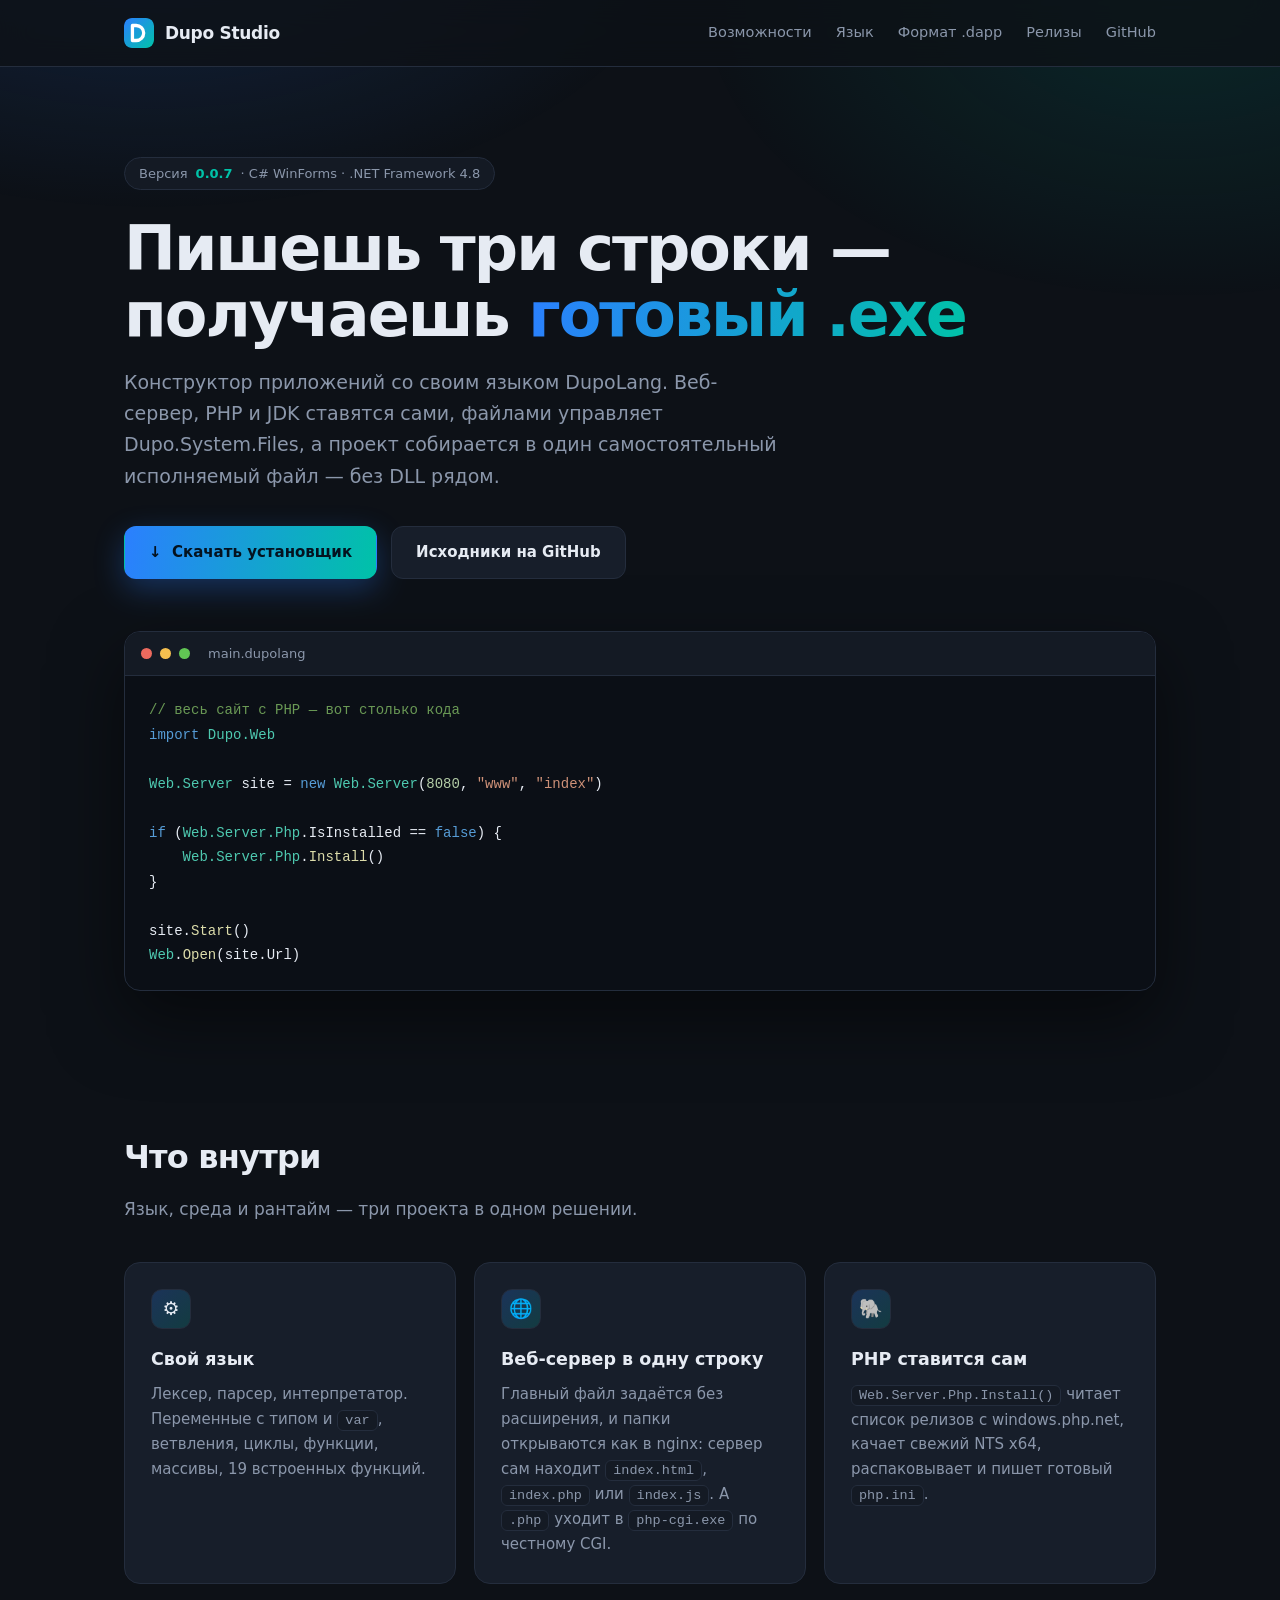
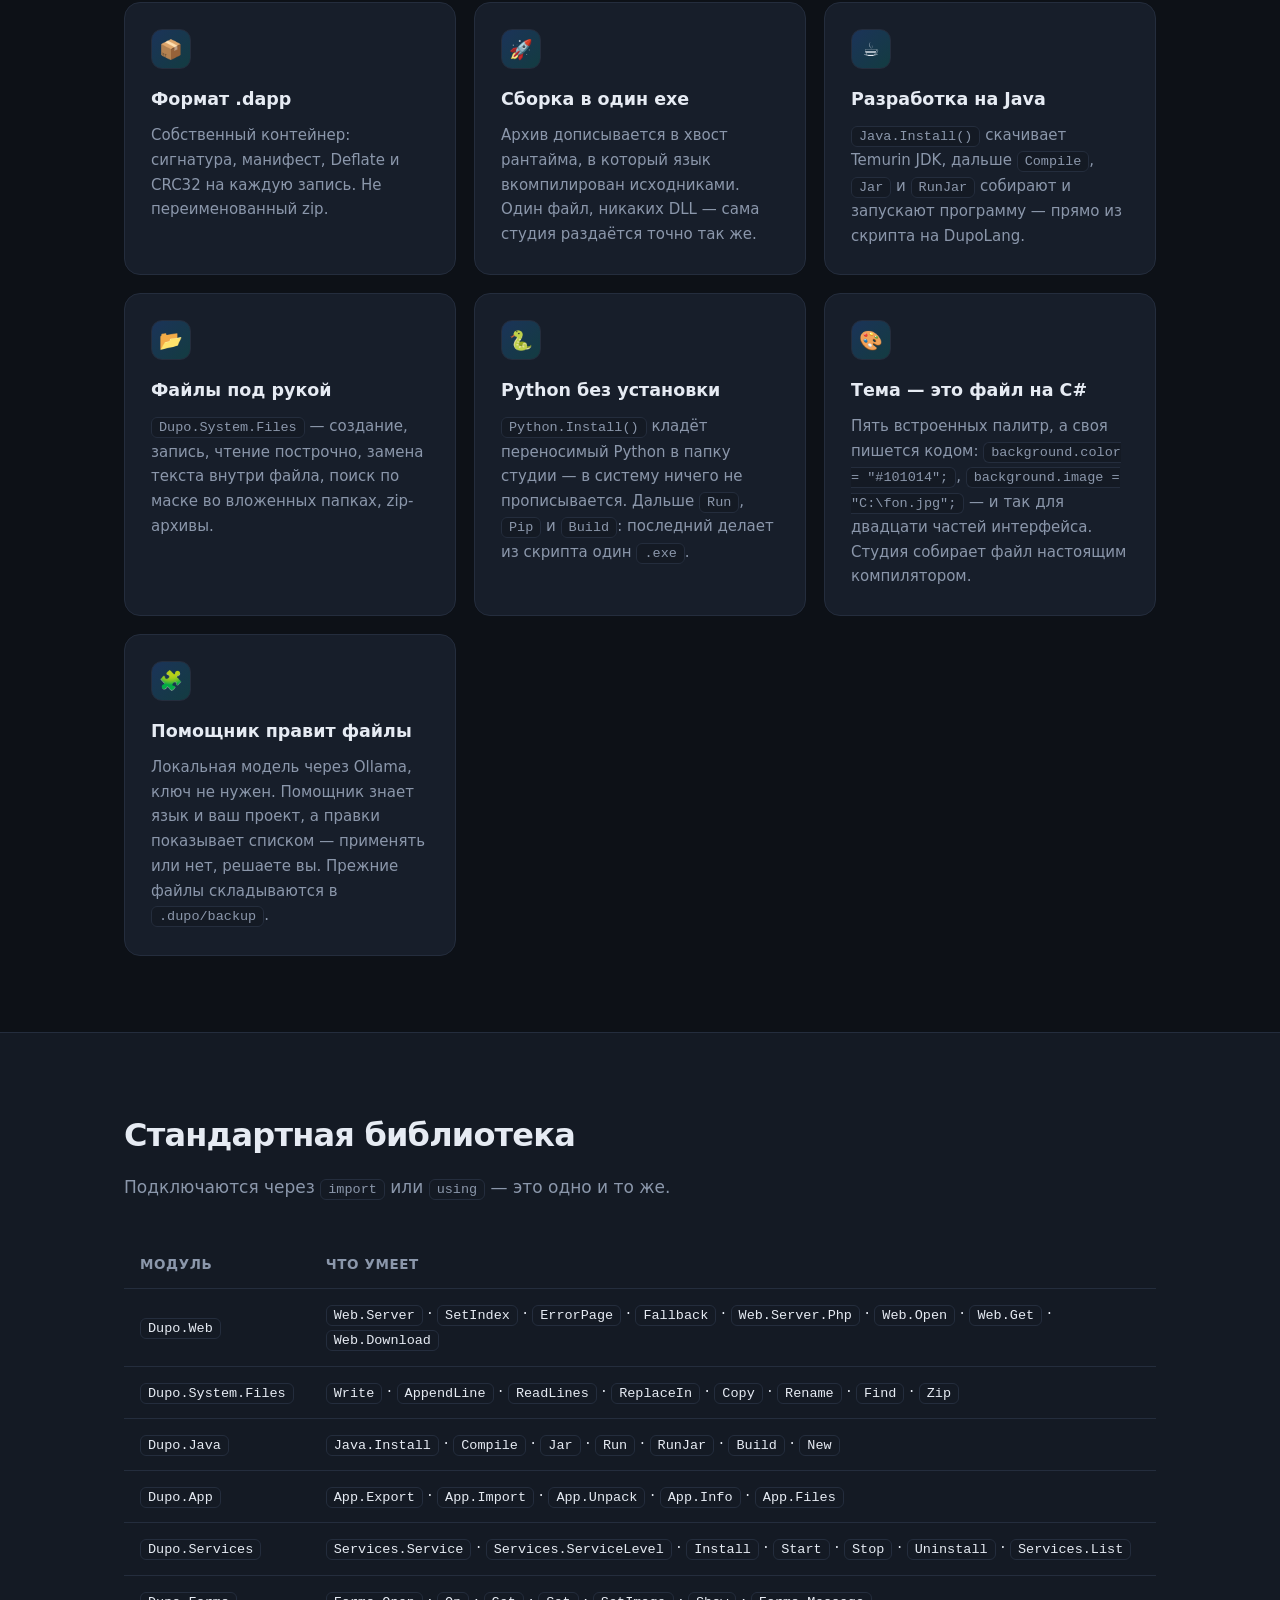
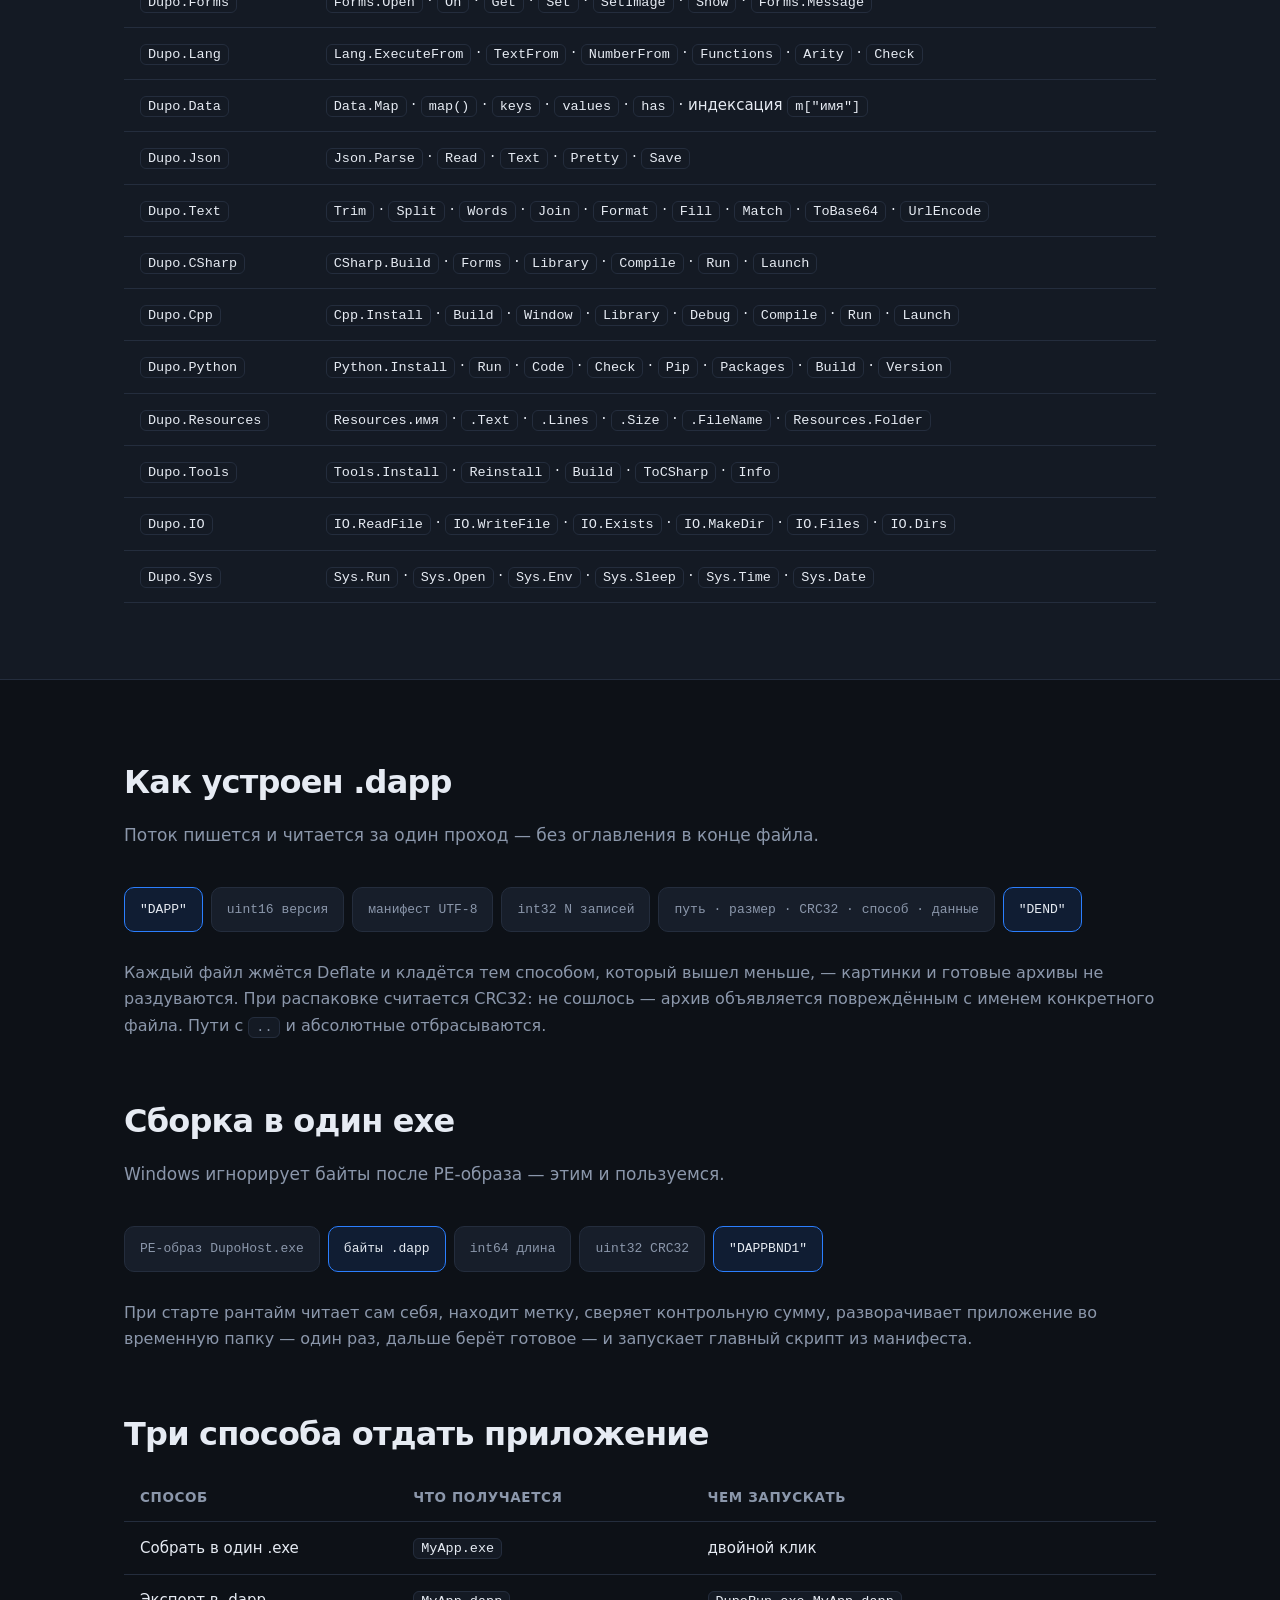
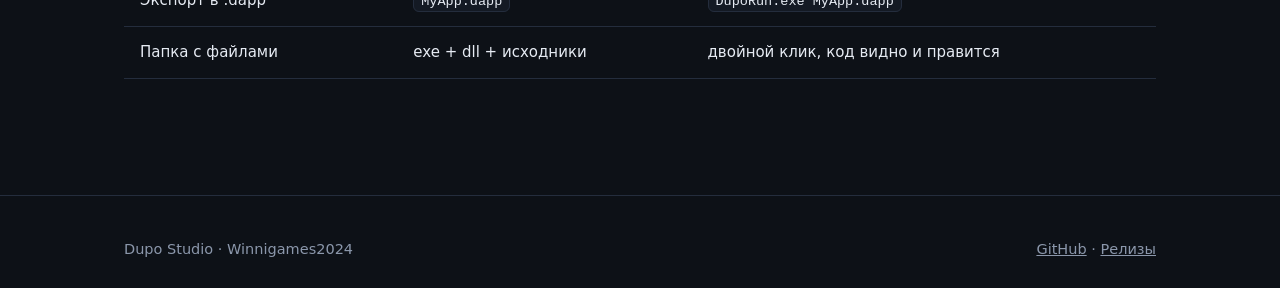
<file: docs/index.html>
<!DOCTYPE html>
<html lang="ru">
<head>
<meta charset="utf-8">
<meta name="viewport" content="width=device-width, initial-scale=1">
<title>Dupo Studio — конструктор приложений на DupoLang</title>
<meta name="description" content="Dupo Studio — IDE и собственный язык DupoLang: веб-сервер с PHP из коробки, свой формат .dapp и сборка проекта в один exe.">
<link rel="icon" href="assets/logo.svg">
<link rel="stylesheet" href="assets/style.css">
</head>
<body>

<header class="top">
  <div class="wrap">
    <a class="brand" href="./" style="text-decoration:none;color:inherit">
      <img src="assets/logo.svg" alt=""> Dupo Studio
    </a>
    <nav>
      <a href="#features">Возможности</a>
      <a href="#lang">Язык</a>
      <a href="#dapp">Формат .dapp</a>
      <a href="releases/">Релизы</a>
      <a href="https://github.com/Winnigames2024-Original/DupoStudio">GitHub</a>
    </nav>
  </div>
</header>

<div class="hero">
  <div class="wrap">
    <div class="badge">Версия <b>0.0.7</b> · C# WinForms · .NET Framework 4.8</div>
    <h1>Пишешь три строки —<br>получаешь <span class="grad">готовый .exe</span></h1>
    <p class="lead">
      Конструктор приложений со своим языком DupoLang. Веб-сервер, PHP и JDK
      ставятся сами, файлами управляет Dupo.System.Files, а проект собирается
      в один самостоятельный исполняемый файл — без DLL рядом.
    </p>
    <div class="btns">
      <a class="btn primary" href="releases/">↓&nbsp; Скачать установщик</a>
      <a class="btn ghost" href="https://github.com/Winnigames2024-Original/DupoStudio">Исходники на GitHub</a>
    </div>

    <div class="window">
      <div class="bar">
        <i class="dot r"></i><i class="dot y"></i><i class="dot g"></i>
        <span class="name">main.dupolang</span>
      </div>
<pre><span class="c">// весь сайт с PHP — вот столько кода</span>
<span class="k">import</span> <span class="t">Dupo.Web</span>

<span class="t">Web.Server</span> site = <span class="k">new</span> <span class="t">Web.Server</span>(<span class="n">8080</span>, <span class="s">"www"</span>, <span class="s">"index"</span>)

<span class="k">if</span> (<span class="t">Web.Server.Php</span>.IsInstalled == <span class="k">false</span>) {
    <span class="t">Web.Server.Php</span>.<span class="f">Install</span>()
}

site.<span class="f">Start</span>()
<span class="t">Web</span>.<span class="f">Open</span>(site.Url)</pre>
    </div>
  </div>
</div>

<section id="features">
  <div class="wrap">
    <h2>Что внутри</h2>
    <p class="sub">Язык, среда и рантайм — три проекта в одном решении.</p>

    <div class="grid">
      <div class="card">
        <div class="ico">⚙</div>
        <h3>Свой язык</h3>
        <p>Лексер, парсер, интерпретатор. Переменные с типом и <code>var</code>,
           ветвления, циклы, функции, массивы, 19 встроенных функций.</p>
      </div>
      <div class="card">
        <div class="ico">🌐</div>
        <h3>Веб-сервер в одну строку</h3>
        <p>Главный файл задаётся без расширения, и папки открываются как в nginx:
           сервер сам находит <code>index.html</code>, <code>index.php</code> или
           <code>index.js</code>. А <code>.php</code> уходит в <code>php-cgi.exe</code>
           по честному CGI.</p>
      </div>
      <div class="card">
        <div class="ico">🐘</div>
        <h3>PHP ставится сам</h3>
        <p><code>Web.Server.Php.Install()</code> читает список релизов с windows.php.net,
           качает свежий NTS x64, распаковывает и пишет готовый <code>php.ini</code>.</p>
      </div>
      <div class="card">
        <div class="ico">📦</div>
        <h3>Формат .dapp</h3>
        <p>Собственный контейнер: сигнатура, манифест, Deflate и CRC32 на каждую запись.
           Не переименованный zip.</p>
      </div>
      <div class="card">
        <div class="ico">🚀</div>
        <h3>Сборка в один exe</h3>
        <p>Архив дописывается в хвост рантайма, в который язык вкомпилирован исходниками.
           Один файл, никаких DLL — сама студия раздаётся точно так же.</p>
      </div>
      <div class="card">
        <div class="ico">☕</div>
        <h3>Разработка на Java</h3>
        <p><code>Java.Install()</code> скачивает Temurin JDK, дальше
           <code>Compile</code>, <code>Jar</code> и <code>RunJar</code> собирают
           и запускают программу — прямо из скрипта на DupoLang.</p>
      </div>
      <div class="card">
        <div class="ico">📂</div>
        <h3>Файлы под рукой</h3>
        <p><code>Dupo.System.Files</code> — создание, запись, чтение построчно,
           замена текста внутри файла, поиск по маске во вложенных папках,
           zip-архивы.</p>
      </div>
      <div class="card">
        <div class="ico">🐍</div>
        <h3>Python без установки</h3>
        <p><code>Python.Install()</code> кладёт переносимый Python в папку студии —
           в систему ничего не прописывается. Дальше <code>Run</code>,
           <code>Pip</code> и <code>Build</code>: последний делает из скрипта
           один <code>.exe</code>.</p>
      </div>
      <div class="card">
        <div class="ico">🎨</div>
        <h3>Тема — это файл на C#</h3>
        <p>Пять встроенных палитр, а своя пишется кодом:
           <code>background.color = "#101014";</code>,
           <code>background.image = "C:\fon.jpg";</code> — и так для двадцати
           частей интерфейса. Студия собирает файл настоящим компилятором.</p>
      </div>
      <div class="card">
        <div class="ico">🧩</div>
        <h3>Помощник правит файлы</h3>
        <p>Локальная модель через Ollama, ключ не нужен. Помощник знает язык
           и ваш проект, а правки показывает списком — применять или нет,
           решаете вы. Прежние файлы складываются в <code>.dupo/backup</code>.</p>
      </div>
    </div>
  </div>
</section>

<section id="lang" style="background:var(--bg-soft);border-top:1px solid var(--line);border-bottom:1px solid var(--line)">
  <div class="wrap">
    <h2>Стандартная библиотека</h2>
    <p class="sub">Подключаются через <code>import</code> или <code>using</code> — это одно и то же.</p>

    <table>
      <tr><th>Модуль</th><th>Что умеет</th></tr>
      <tr>
        <td><code>Dupo.Web</code></td>
        <td><code>Web.Server</code> · <code>SetIndex</code> · <code>ErrorPage</code> ·
            <code>Fallback</code> · <code>Web.Server.Php</code> · <code>Web.Open</code> ·
            <code>Web.Get</code> · <code>Web.Download</code></td>
      </tr>
      <tr>
        <td><code>Dupo.System.Files</code></td>
        <td><code>Write</code> · <code>AppendLine</code> · <code>ReadLines</code> ·
            <code>ReplaceIn</code> · <code>Copy</code> · <code>Rename</code> ·
            <code>Find</code> · <code>Zip</code></td>
      </tr>
      <tr>
        <td><code>Dupo.Java</code></td>
        <td><code>Java.Install</code> · <code>Compile</code> · <code>Jar</code> ·
            <code>Run</code> · <code>RunJar</code> · <code>Build</code> · <code>New</code></td>
      </tr>
      <tr>
        <td><code>Dupo.App</code></td>
        <td><code>App.Export</code> · <code>App.Import</code> · <code>App.Unpack</code> ·
            <code>App.Info</code> · <code>App.Files</code></td>
      </tr>
      <tr>
        <td><code>Dupo.Services</code></td>
        <td><code>Services.Service</code> · <code>Services.ServiceLevel</code> ·
            <code>Install</code> · <code>Start</code> · <code>Stop</code> ·
            <code>Uninstall</code> · <code>Services.List</code></td>
      </tr>
      <tr>
        <td><code>Dupo.Forms</code></td>
        <td><code>Forms.Open</code> · <code>On</code> · <code>Get</code> ·
            <code>Set</code> · <code>SetImage</code> · <code>Show</code> ·
            <code>Forms.Message</code></td>
      </tr>
      <tr>
        <td><code>Dupo.Lang</code></td>
        <td><code>Lang.ExecuteFrom</code> · <code>TextFrom</code> ·
            <code>NumberFrom</code> · <code>Functions</code> · <code>Arity</code> ·
            <code>Check</code></td>
      </tr>
      <tr>
        <td><code>Dupo.Data</code></td>
        <td><code>Data.Map</code> · <code>map()</code> · <code>keys</code> ·
            <code>values</code> · <code>has</code> · индексация <code>m["имя"]</code></td>
      </tr>
      <tr>
        <td><code>Dupo.Json</code></td>
        <td><code>Json.Parse</code> · <code>Read</code> · <code>Text</code> ·
            <code>Pretty</code> · <code>Save</code></td>
      </tr>
      <tr>
        <td><code>Dupo.Text</code></td>
        <td><code>Trim</code> · <code>Split</code> · <code>Words</code> · <code>Join</code> ·
            <code>Format</code> · <code>Fill</code> · <code>Match</code> ·
            <code>ToBase64</code> · <code>UrlEncode</code></td>
      </tr>
      <tr>
        <td><code>Dupo.CSharp</code></td>
        <td><code>CSharp.Build</code> · <code>Forms</code> · <code>Library</code> ·
            <code>Compile</code> · <code>Run</code> · <code>Launch</code></td>
      </tr>
      <tr>
        <td><code>Dupo.Cpp</code></td>
        <td><code>Cpp.Install</code> · <code>Build</code> · <code>Window</code> ·
            <code>Library</code> · <code>Debug</code> · <code>Compile</code> ·
            <code>Run</code> · <code>Launch</code></td>
      </tr>
      <tr>
        <td><code>Dupo.Python</code></td>
        <td><code>Python.Install</code> · <code>Run</code> · <code>Code</code> ·
            <code>Check</code> · <code>Pip</code> · <code>Packages</code> ·
            <code>Build</code> · <code>Version</code></td>
      </tr>
      <tr>
        <td><code>Dupo.Resources</code></td>
        <td><code>Resources.имя</code> · <code>.Text</code> · <code>.Lines</code> ·
            <code>.Size</code> · <code>.FileName</code> · <code>Resources.Folder</code></td>
      </tr>
      <tr>
        <td><code>Dupo.Tools</code></td>
        <td><code>Tools.Install</code> · <code>Reinstall</code> · <code>Build</code> ·
            <code>ToCSharp</code> · <code>Info</code></td>
      </tr>
      <tr>
        <td><code>Dupo.IO</code></td>
        <td><code>IO.ReadFile</code> · <code>IO.WriteFile</code> · <code>IO.Exists</code> ·
            <code>IO.MakeDir</code> · <code>IO.Files</code> · <code>IO.Dirs</code></td>
      </tr>
      <tr>
        <td><code>Dupo.Sys</code></td>
        <td><code>Sys.Run</code> · <code>Sys.Open</code> · <code>Sys.Env</code> ·
            <code>Sys.Sleep</code> · <code>Sys.Time</code> · <code>Sys.Date</code></td>
      </tr>
    </table>
  </div>
</section>

<section id="dapp">
  <div class="wrap">
    <h2>Как устроен .dapp</h2>
    <p class="sub">Поток пишется и читается за один проход — без оглавления в конце файла.</p>

    <div class="bytes">
      <span class="hl">"DAPP"</span>
      <span>uint16 версия</span>
      <span>манифест UTF-8</span>
      <span>int32 N записей</span>
      <span>путь · размер · CRC32 · способ · данные</span>
      <span class="hl">"DEND"</span>
    </div>

    <p style="margin-top:28px;color:var(--dim)">
      Каждый файл жмётся Deflate и кладётся тем способом, который вышел меньше, —
      картинки и готовые архивы не раздуваются. При распаковке считается CRC32:
      не сошлось — архив объявляется повреждённым с именем конкретного файла.
      Пути с <code>..</code> и абсолютные отбрасываются.
    </p>

    <h2 style="margin-top:56px">Сборка в один exe</h2>
    <p class="sub">Windows игнорирует байты после PE-образа — этим и пользуемся.</p>

    <div class="bytes">
      <span>PE-образ DupoHost.exe</span>
      <span class="hl">байты .dapp</span>
      <span>int64 длина</span>
      <span>uint32 CRC32</span>
      <span class="hl">"DAPPBND1"</span>
    </div>

    <p style="margin-top:28px;color:var(--dim)">
      При старте рантайм читает сам себя, находит метку, сверяет контрольную сумму,
      разворачивает приложение во временную папку — один раз, дальше берёт готовое —
      и запускает главный скрипт из манифеста.
    </p>

    <h2 style="margin-top:56px">Три способа отдать приложение</h2>
    <table>
      <tr><th>Способ</th><th>Что получается</th><th>Чем запускать</th></tr>
      <tr><td>Собрать в один .exe</td><td><code>MyApp.exe</code></td><td>двойной клик</td></tr>
      <tr><td>Экспорт в .dapp</td><td><code>MyApp.dapp</code></td><td><code>DupoRun.exe MyApp.dapp</code></td></tr>
      <tr><td>Папка с файлами</td><td>exe + dll + исходники</td><td>двойной клик, код видно и правится</td></tr>
    </table>
  </div>
</section>

<footer>
  <div class="wrap">
    <div>Dupo Studio · Winnigames2024</div>
    <div>
      <a href="https://github.com/Winnigames2024-Original/DupoStudio">GitHub</a> ·
      <a href="releases/">Релизы</a>
    </div>
  </div>
</footer>

</body>
</html>
</file>
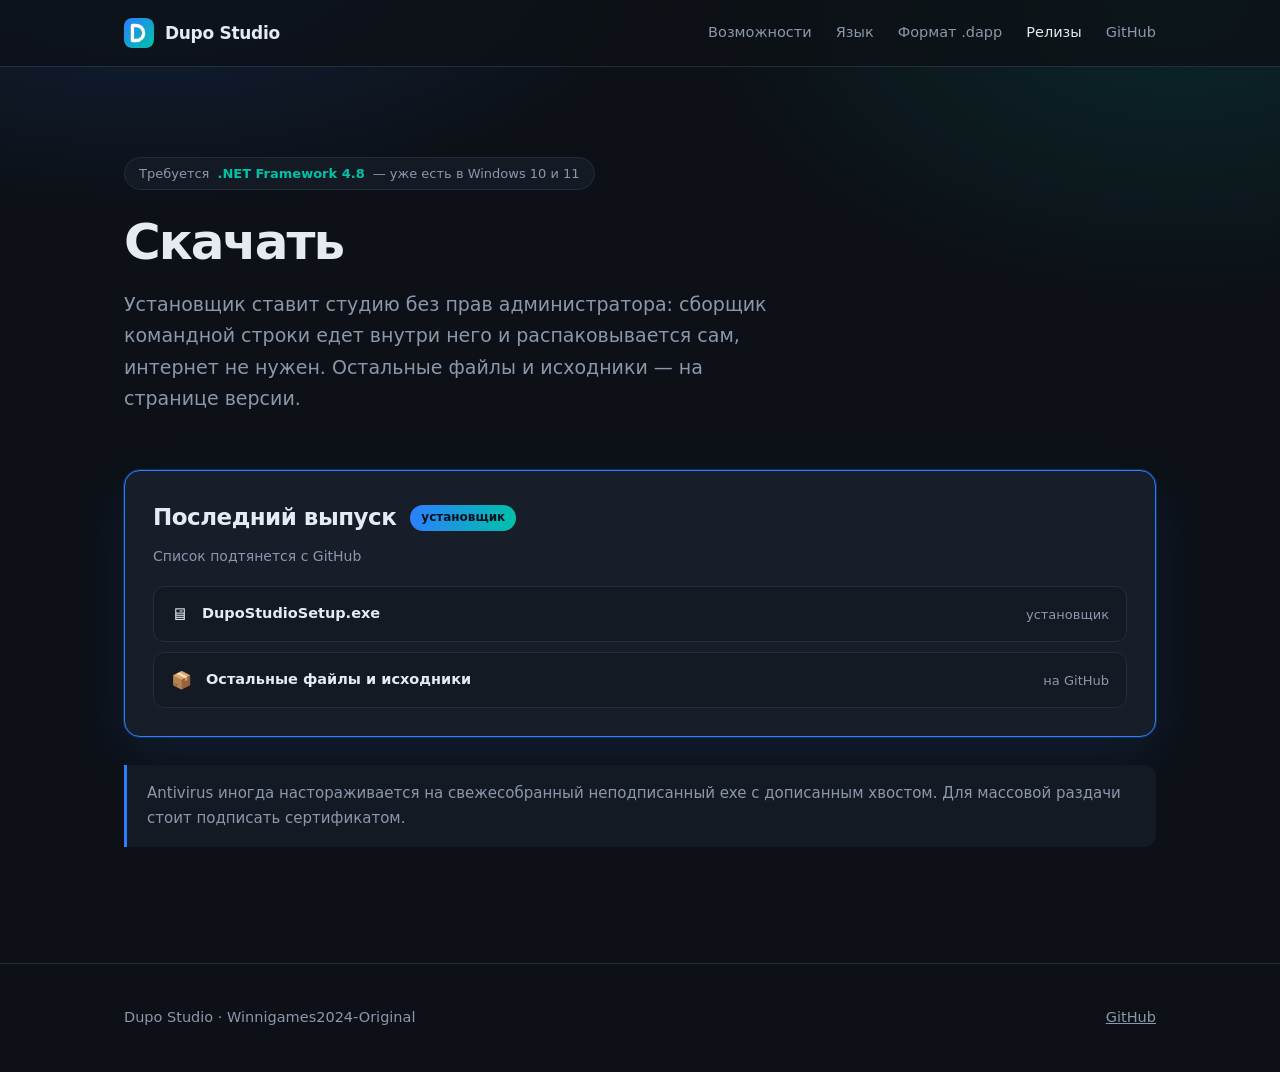
<file: docs/releases/index.html>
<!DOCTYPE html>
<html lang="ru">
<head>
<meta charset="utf-8">
<meta name="viewport" content="width=device-width, initial-scale=1">
<title>Релизы — Dupo Studio</title>
<meta name="description" content="Скачать Dupo Studio: установщик без прав администратора.">
<link rel="icon" href="../assets/logo.svg">
<link rel="stylesheet" href="../assets/style.css">
</head>
<body>

<header class="top">
  <div class="wrap">
    <a class="brand" href="../" style="text-decoration:none;color:inherit">
      <img src="../assets/logo.svg" alt=""> Dupo Studio
    </a>
    <nav>
      <a href="../#features">Возможности</a>
      <a href="../#lang">Язык</a>
      <a href="../#dapp">Формат .dapp</a>
      <a href="./" class="active">Релизы</a>
      <a href="https://github.com/Winnigames2024-Original/DupoStudio">GitHub</a>
    </nav>
  </div>
</header>

<div class="hero" style="padding-bottom:28px">
  <div class="wrap">
    <div class="badge">Требуется <b>.NET Framework 4.8</b> — уже есть в Windows 10 и 11</div>
    <h1 style="font-size:clamp(34px,5vw,50px)">Скачать</h1>
    <p class="lead" style="margin-bottom:0">
      Установщик ставит студию без прав администратора: сборщик командной строки
      едет внутри него и распаковывается сам, интернет не нужен.
      Остальные файлы и исходники — на странице версии.
    </p>
  </div>
</div>

<section style="padding-top:28px">
  <div class="wrap">

    <div id="live"></div>

    <div id="fallback">
      <div class="rel latest">
        <div class="rel-head">
          <h3>Последний выпуск</h3>
          <span class="tag new">установщик</span>
        </div>
        <p class="date">Список подтянется с GitHub</p>
        <div class="assets">
          <a class="asset" href="https://github.com/Winnigames2024-Original/DupoStudio/releases/latest/download/DupoStudioSetup.exe">
            <span class="ic">🖥</span><span class="nm">DupoStudioSetup.exe</span>
            <span class="meta">установщик</span>
          </a>
          <a class="asset" href="https://github.com/Winnigames2024-Original/DupoStudio/releases">
            <span class="ic">📦</span><span class="nm">Остальные файлы и исходники</span>
            <span class="meta">на GitHub</span>
          </a>
        </div>
      </div>
    </div>

    <div class="note" style="margin-top:28px">
      Antivirus иногда настораживается на свежесобранный неподписанный exe
      с дописанным хвостом. Для массовой раздачи стоит подписать сертификатом.
    </div>
  </div>
</section>

<footer>
  <div class="wrap">
    <div>Dupo Studio · Winnigames2024-Original</div>
    <div><a href="https://github.com/Winnigames2024-Original/DupoStudio">GitHub</a></div>
  </div>
</footer>

<script>
// Список выпусков берём прямо с GitHub. Здесь показываем только установщик,
// всё остальное — на странице версии: /release/<версия>/
(function () {
  var REPO = "Winnigames2024-Original/DupoStudio";

  function size(bytes) {
    if (!bytes) return "";
    var mb = bytes / 1048576;
    return mb >= 1 ? mb.toFixed(1) + " МБ" : Math.round(bytes / 1024) + " КБ";
  }

  function when(iso) {
    try {
      return new Date(iso).toLocaleDateString("ru-RU",
        { day: "numeric", month: "long", year: "numeric" });
    } catch (e) { return ""; }
  }

  function esc(s) {
    return String(s || "").replace(/[&<>"]/g, function (c) {
      return { "&": "&amp;", "<": "&lt;", ">": "&gt;", '"': "&quot;" }[c];
    });
  }

  // Минимальная разметка: `код`, **жирный** и ссылки.
  function md(s) {
    return s
      .replace(/`([^`]+)`/g, "<code>$1</code>")
      .replace(/\*\*([^*]+)\*\*/g, "<b>$1</b>")
      .replace(/(https?:\/\/[^\s<]+)/g, '<a href="$1">$1</a>');
  }

  // v0.0.3 → 0.0.3: в адресе страницы версии буквы v нет.
  function slug(tag) {
    return String(tag || "").replace(/^v/i, "");
  }

  fetch("https://api.github.com/repos/" + REPO + "/releases")
    .then(function (r) { return r.ok ? r.json() : null; })
    .then(function (list) {
      if (!list || !list.length) return;

      var html = list.map(function (rel, i) {
        var page = "../release/" + encodeURIComponent(slug(rel.tag_name)) + "/";

        var assets = (rel.assets || [])
          .filter(function (a) { return /Setup\.exe$/i.test(a.name); })
          .map(function (a) {
            return '<a class="asset" href="' + esc(a.browser_download_url) + '">' +
                   '<span class="ic">🖥</span>' +
                   '<span class="nm">' + esc(a.name) + '</span>' +
                   '<span class="meta">' + size(a.size) + '</span></a>';
          });

        assets.push('<a class="asset" href="' + page + '">' +
          '<span class="ic">📦</span><span class="nm">Остальные файлы и исходники</span>' +
          '<span class="meta">страница версии</span></a>');

        var body = esc(rel.body || "").trim().split("\n")
          .filter(function (s) {
            var t = s.trim();
            return t && !/^#{1,6}\s/.test(t) && !/^\|/.test(t) && t !== "```";
          })
          .slice(0, 8)
          .map(function (s) { return "<li>" + md(s.replace(/^[-*]\s*/, "")) + "</li>"; })
          .join("");

        return '<div class="rel' + (i === 0 ? ' latest' : '') + '">' +
          '<div class="rel-head"><h3><a href="' + page + '" style="color:inherit">' +
          esc(rel.tag_name) + '</a></h3>' +
          (i === 0 ? '<span class="tag new">последняя</span>' : '') +
          (rel.prerelease ? '<span class="tag">предварительная</span>' : '') +
          '</div><p class="date">' + when(rel.published_at) + '</p>' +
          (body ? '<ul>' + body + '</ul>' : '') +
          '<div class="assets">' + assets.join("") + '</div></div>';
      }).join("");

      document.getElementById("live").innerHTML = html;
      document.getElementById("fallback").style.display = "none";
    })
    .catch(function () { /* оставляем запасную карточку */ });
})();
</script>

</body>
</html>
</file>
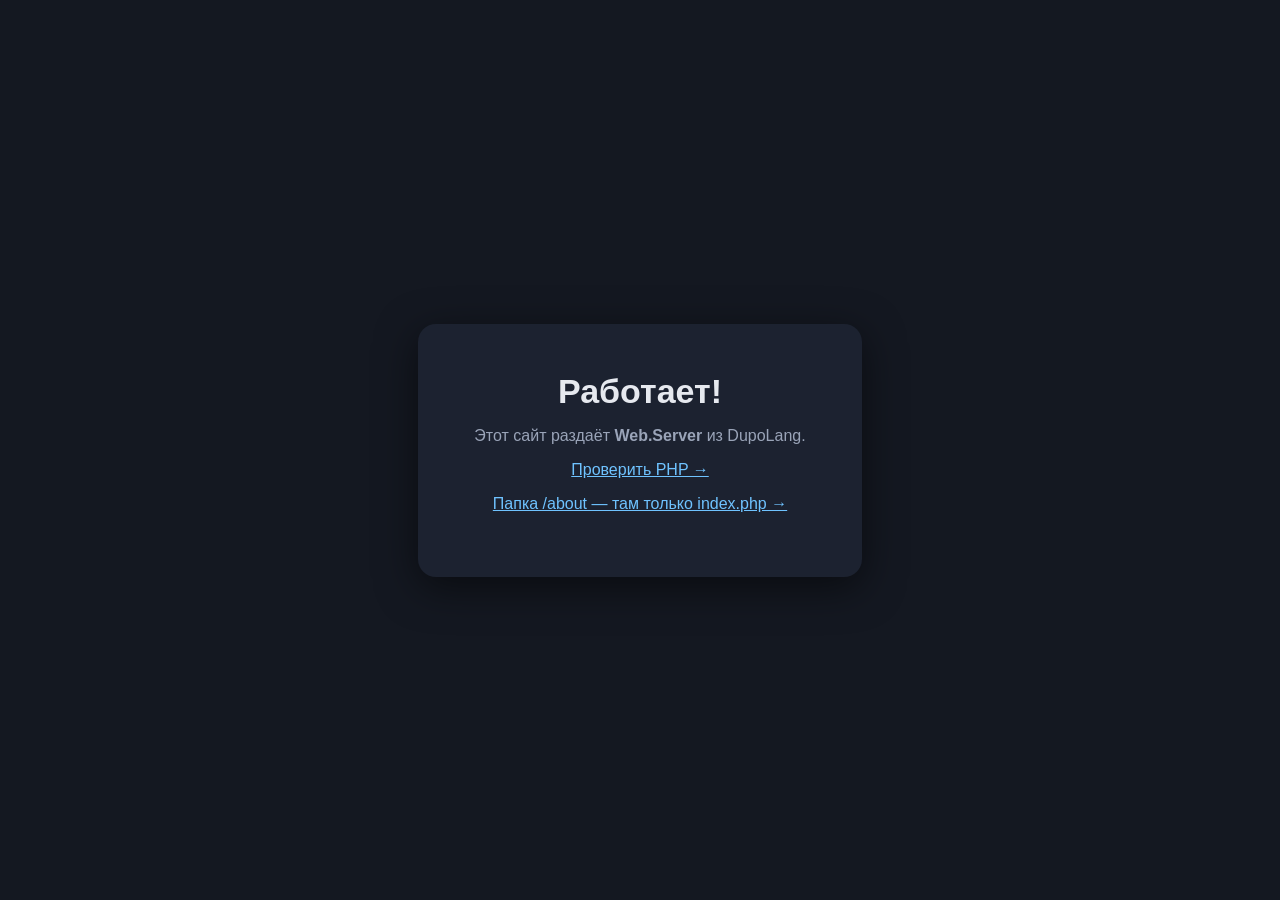
<file: Projects/HelloWeb/www/index.html>
<!DOCTYPE html>
<html lang="ru">
<head>
<meta charset="utf-8">
<meta name="viewport" content="width=device-width, initial-scale=1">
<title>DupoApp</title>
<style>
  body { font-family: Segoe UI, sans-serif; background:#141821; color:#e6e9ef;
         display:flex; min-height:100vh; align-items:center; justify-content:center; margin:0 }
  .card { text-align:center; padding:48px 56px; border-radius:18px; background:#1c2230; box-shadow:0 10px 40px #0008 }
  h1 { margin:0 0 8px; font-size:34px }
  p { color:#9aa4b8 }
  a { color:#6fc3ff }
</style>
</head>
<body>
  <div class="card">
    <h1>Работает!</h1>
    <p>Этот сайт раздаёт <b>Web.Server</b> из DupoLang.</p>
    <p><a href="info.php">Проверить PHP →</a></p>
    <p><a href="/about">Папка /about — там только index.php →</a></p>
  </div>
</body>
</html>
</file>
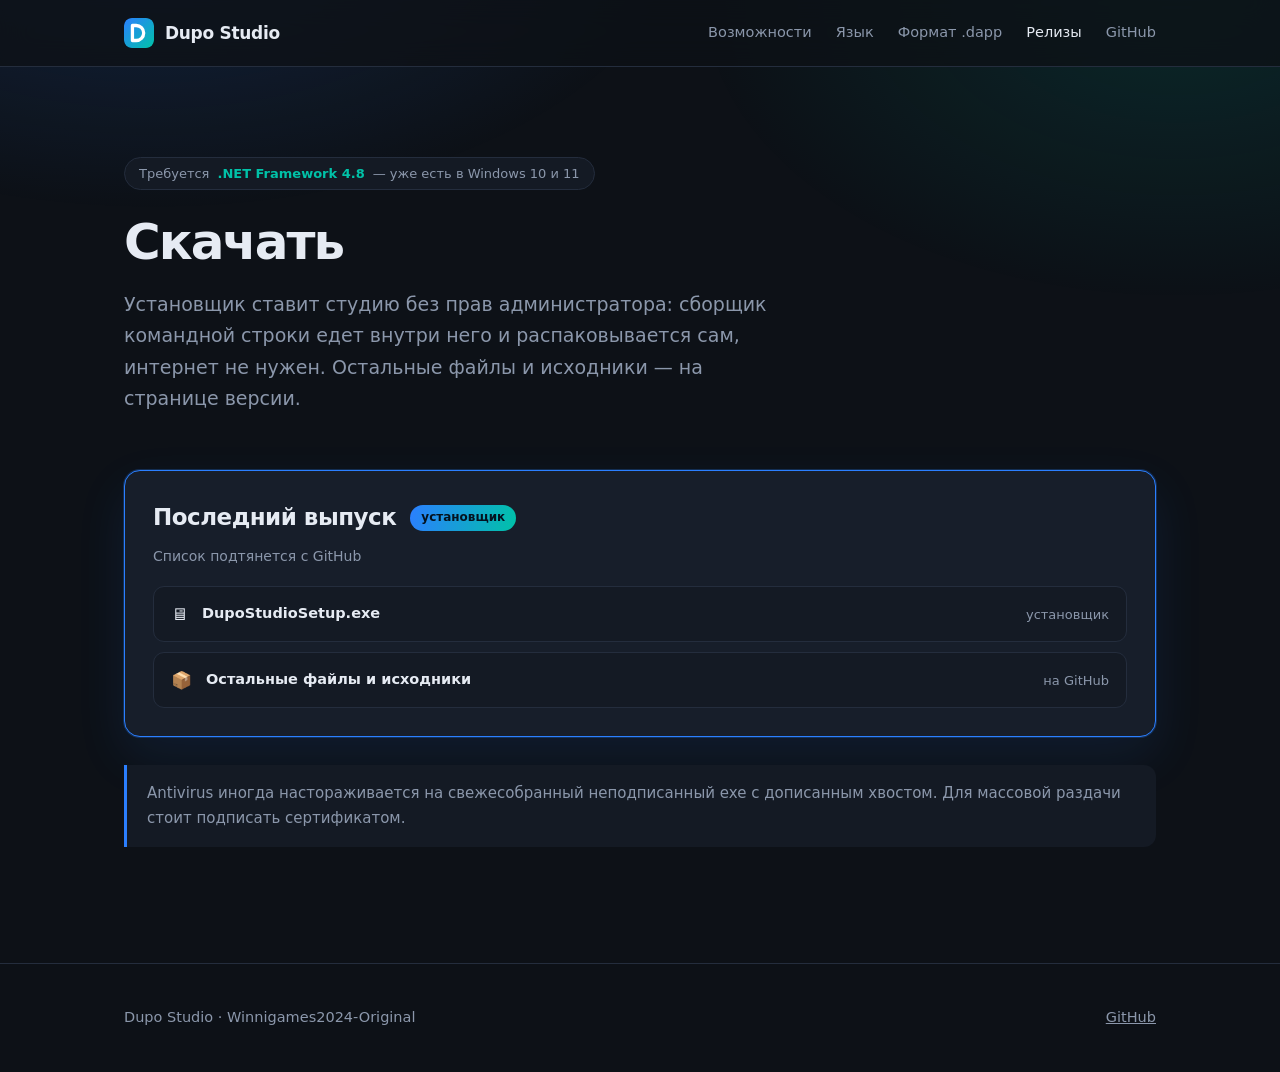
<file: docs/releases.html>
<!DOCTYPE html>
<html lang="ru">
<head>
<meta charset="utf-8">
<meta http-equiv="refresh" content="0; url=releases/">
<link rel="canonical" href="releases/">
<title>Релизы — Dupo Studio</title>
</head>
<body>
<p>Страница переехала: <a href="releases/">Релизы</a></p>
<script>location.replace("releases/")</script>
</body>
</html>
</file>
<file: docs/assets/style.css>
:root {
  --bg: #0d1117;
  --bg-soft: #141a24;
  --card: #171e2a;
  --line: #242d3d;
  --text: #e6ebf3;
  --dim: #8b97ab;
  --accent: #2b7fff;
  --accent2: #00c2a8;
  --warn: #dcb464;
  --ok: #6abe78;
  --radius: 16px;
}

* { box-sizing: border-box; }

html { scroll-behavior: smooth; }

body {
  margin: 0;
  background: var(--bg);
  color: var(--text);
  font-family: "Inter", "Segoe UI", system-ui, -apple-system, sans-serif;
  font-size: 16px;
  line-height: 1.65;
  -webkit-font-smoothing: antialiased;
}

body::before {
  content: "";
  position: fixed;
  inset: 0;
  background:
    radial-gradient(900px 500px at 12% -10%, rgba(43,127,255,.18), transparent 60%),
    radial-gradient(800px 500px at 92% 0%, rgba(0,194,168,.13), transparent 60%);
  pointer-events: none;
  z-index: 0;
}

.wrap { position: relative; z-index: 1; max-width: 1080px; margin: 0 auto; padding: 0 24px; }

/* ---------- шапка ---------- */

header.top {
  position: sticky; top: 0; z-index: 10;
  backdrop-filter: blur(14px);
  background: rgba(13,17,23,.78);
  border-bottom: 1px solid var(--line);
}
.top .wrap { display: flex; align-items: center; gap: 28px; height: 66px; }
.brand { display: flex; align-items: center; gap: 11px; font-weight: 700; letter-spacing: -.3px; font-size: 17px; }
.brand img { width: 30px; height: 30px; border-radius: 8px; }
.top nav { margin-left: auto; display: flex; gap: 24px; flex-wrap: wrap; }
.top nav a { color: var(--dim); text-decoration: none; font-size: 14.5px; transition: color .15s; }
.top nav a:hover, .top nav a.active { color: var(--text); }

/* ---------- герой ---------- */

.hero { padding: 90px 0 64px; }
.badge {
  display: inline-flex; align-items: center; gap: 8px;
  padding: 5px 14px; border-radius: 999px;
  border: 1px solid var(--line); background: var(--bg-soft);
  font-size: 13px; color: var(--dim); margin-bottom: 26px;
}
.badge b { color: var(--accent2); font-weight: 600; }
h1 {
  font-size: clamp(38px, 6vw, 62px); line-height: 1.05;
  margin: 0 0 20px; letter-spacing: -2px; font-weight: 800;
}
h1 .grad {
  background: linear-gradient(100deg, var(--accent), var(--accent2));
  -webkit-background-clip: text; background-clip: text; color: transparent;
}
.lead { font-size: 19px; color: var(--dim); max-width: 660px; margin: 0 0 34px; }

.btns { display: flex; gap: 14px; flex-wrap: wrap; }
.btn {
  display: inline-flex; align-items: center; gap: 9px;
  padding: 13px 24px; border-radius: 12px;
  font-weight: 600; font-size: 15px; text-decoration: none;
  border: 1px solid transparent; transition: transform .12s, box-shadow .2s, background .2s;
}
.btn.primary {
  background: linear-gradient(100deg, var(--accent), var(--accent2));
  color: #04121f; box-shadow: 0 10px 30px rgba(43,127,255,.3);
}
.btn.primary:hover { transform: translateY(-2px); box-shadow: 0 14px 38px rgba(43,127,255,.42); }
.btn.ghost { background: var(--card); border-color: var(--line); color: var(--text); }
.btn.ghost:hover { border-color: var(--accent); }

/* ---------- окно кода ---------- */

.window {
  margin-top: 52px; border: 1px solid var(--line); border-radius: var(--radius);
  overflow: hidden; background: #0b0f16; box-shadow: 0 28px 70px rgba(0,0,0,.5);
}
.window .bar {
  display: flex; align-items: center; gap: 8px;
  padding: 11px 16px; background: var(--bg-soft); border-bottom: 1px solid var(--line);
}
.dot { width: 11px; height: 11px; border-radius: 50%; }
.dot.r { background: #ec6a5e; } .dot.y { background: #f4bf4f; } .dot.g { background: #61c554; }
.window .name { margin-left: 10px; font-size: 13px; color: var(--dim); }
.window pre {
  margin: 0; padding: 22px 24px; overflow-x: auto;
  font-family: "JetBrains Mono", Consolas, monospace; font-size: 14px; line-height: 1.75;
}
.k { color: #569cd6; } .t { color: #4ec9b0; } .s { color: #ce9178; }
.n { color: #b5cea8; } .c { color: #6a9955; } .f { color: #dcdcaa; }

/* ---------- секции ---------- */

section { padding: 76px 0; }
section > .wrap > h2 {
  font-size: 32px; letter-spacing: -.8px; margin: 0 0 12px; font-weight: 750;
}
.sub { color: var(--dim); margin: 0 0 38px; font-size: 17px; }

.grid { display: grid; grid-template-columns: repeat(auto-fit, minmax(280px, 1fr)); gap: 18px; }
.card {
  background: var(--card); border: 1px solid var(--line); border-radius: var(--radius);
  padding: 26px; transition: border-color .2s, transform .15s;
}
.card:hover { border-color: var(--accent); transform: translateY(-3px); }
.card h3 { margin: 0 0 9px; font-size: 17.5px; font-weight: 650; }
.card p { margin: 0; color: var(--dim); font-size: 15px; }
.card .ico {
  width: 40px; height: 40px; border-radius: 11px; margin-bottom: 16px;
  display: grid; place-items: center; font-size: 19px;
  background: linear-gradient(135deg, rgba(43,127,255,.22), rgba(0,194,168,.18));
  border: 1px solid var(--line);
}

table { width: 100%; border-collapse: collapse; font-size: 15px; }
th, td { text-align: left; padding: 13px 16px; border-bottom: 1px solid var(--line); }
th { color: var(--dim); font-weight: 600; font-size: 13.5px; text-transform: uppercase; letter-spacing: .6px; }
td code, p code, li code {
  background: var(--bg-soft); border: 1px solid var(--line);
  padding: 2px 7px; border-radius: 6px; font-size: 13.5px;
  font-family: "JetBrains Mono", Consolas, monospace;
}

.bytes {
  display: flex; flex-wrap: wrap; gap: 8px; margin: 26px 0 0;
  font-family: "JetBrains Mono", Consolas, monospace; font-size: 13px;
}
.bytes span {
  padding: 11px 15px; border-radius: 10px;
  border: 1px solid var(--line); background: var(--card); color: var(--dim);
}
.bytes span.hl { border-color: var(--accent); color: var(--text); background: rgba(43,127,255,.12); }

/* ---------- релизы ---------- */

.rel {
  background: var(--card); border: 1px solid var(--line);
  border-radius: var(--radius); padding: 28px; margin-bottom: 20px;
}
.rel.latest { border-color: var(--accent); box-shadow: 0 0 0 1px rgba(43,127,255,.25), 0 20px 50px rgba(43,127,255,.1); }
.rel-head { display: flex; align-items: center; gap: 14px; flex-wrap: wrap; margin-bottom: 8px; }
.rel-head h3 { margin: 0; font-size: 23px; letter-spacing: -.5px; }
.tag {
  font-size: 12px; padding: 3px 11px; border-radius: 999px;
  border: 1px solid var(--line); color: var(--dim);
}
.tag.new { background: linear-gradient(100deg, var(--accent), var(--accent2)); color: #04121f; border: 0; font-weight: 650; }
.rel .date { color: var(--dim); font-size: 14px; margin: 0 0 18px; }
.rel ul { margin: 0 0 22px; padding-left: 20px; color: var(--dim); }
.rel ul li { margin-bottom: 7px; }
.rel ul li b { color: var(--text); font-weight: 600; }

.assets { display: grid; gap: 10px; }
.asset {
  display: flex; align-items: center; gap: 14px;
  padding: 13px 17px; border-radius: 11px;
  border: 1px solid var(--line); background: var(--bg-soft);
  text-decoration: none; color: var(--text); transition: border-color .15s, background .15s;
}
.asset:hover { border-color: var(--accent2); background: #182230; }
.asset .ic { font-size: 17px; }
.asset .nm { font-weight: 600; font-size: 14.5px; }
.asset .meta { margin-left: auto; color: var(--dim); font-size: 13px; }

.note {
  border-left: 3px solid var(--accent); background: var(--bg-soft);
  padding: 16px 20px; border-radius: 0 12px 12px 0; color: var(--dim); font-size: 15px;
}

footer {
  border-top: 1px solid var(--line); padding: 42px 0; margin-top: 40px;
  color: var(--dim); font-size: 14.5px;
}
footer .wrap { display: flex; justify-content: space-between; gap: 18px; flex-wrap: wrap; }
footer a { color: var(--dim); }

@media (max-width: 640px) {
  .hero { padding: 54px 0 40px; }
  section { padding: 54px 0; }
  .top nav { display: none; }
}
</file>
